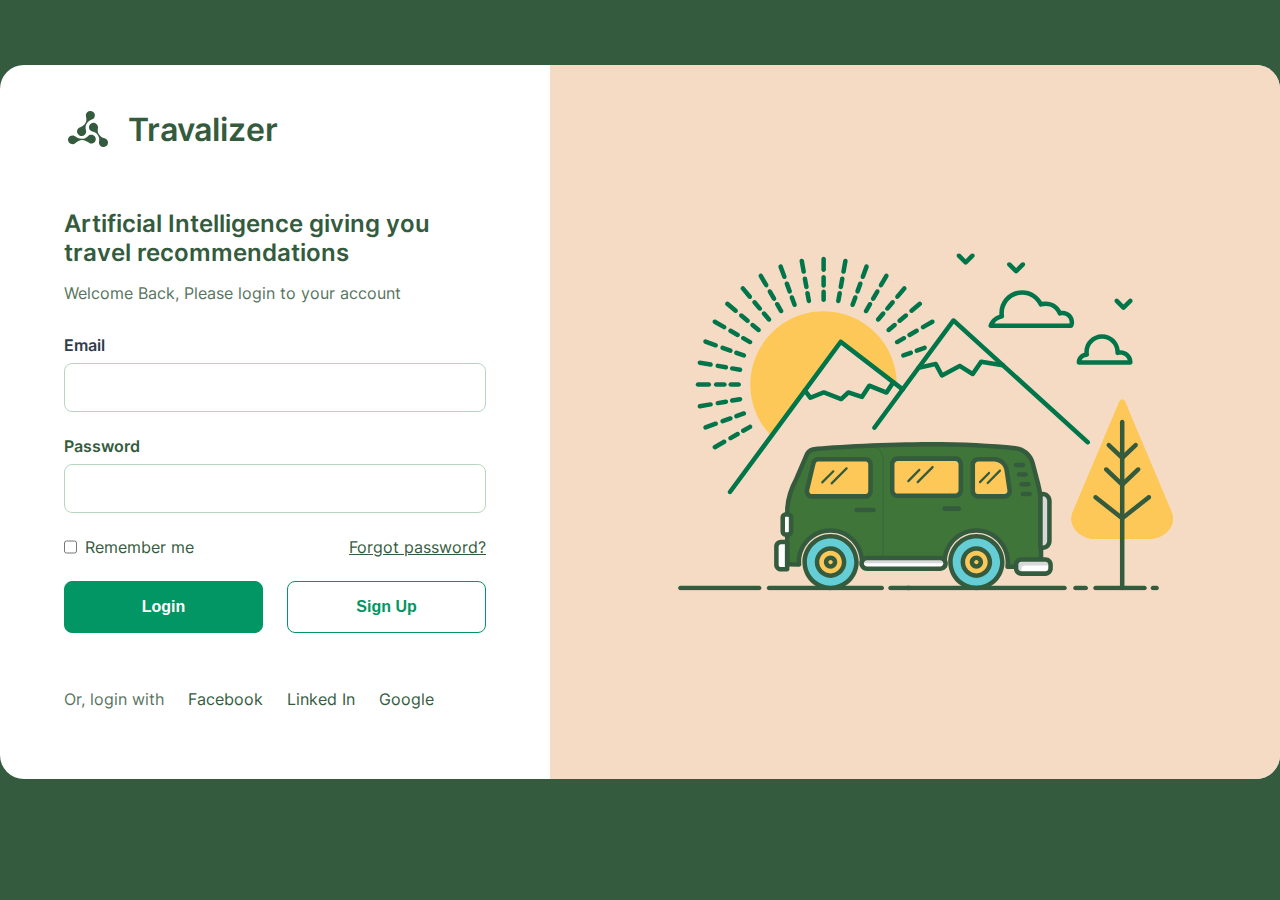
<file: Desktop Design/index.html>
<!DOCTYPE html>
<html lang="en">
  <head>
    <meta charset="UTF-8" />
    <meta name="viewport" content="width=device-width, initial-scale=1.0" />
    <link rel="stylesheet" href="css/style.css" />
    <title>Document</title>
  </head>
  <body>
    <div class="card">
      <div class="descriptions">
        <div class="title">
          <img src="./img/logo.svg" width="48" height="48" />
          <span>Travalizer</span>
        </div>
        <div class="paragraph">
          <p>Artificial Intelligence giving you travel recommendations</p>
        </div>
        <div class="text">
          <p>Welcome Back, Please login to your account</p>
        </div>
        <div class="form">
          <div class="email"><label>Email</label> <input type="email" /></div>
          <div class="password">
            <label>Password</label> <input type="password" />
          </div>
          <div class="ckeckbox">
            <div class="remember">
              <input type="checkbox" /> <span>Remember me</span>
            </div>
            <a>Forgot password?</a>
          </div>
          <div class="btn">
            <button class="login">Login</button>
            <button class="sign-up">Sign Up</button>
          </div>
        </div>
        <div class="footer">
          <span class="first">Or, login with</span>
          <span>Facebook</span>
          <span>Linked In</span>
          <span>Google</span>
        </div>
      </div>
      <div class="img">
        <img src="./img/car.svg" width="746" />
      </div>
    </div>
  </body>
</html>
</file>
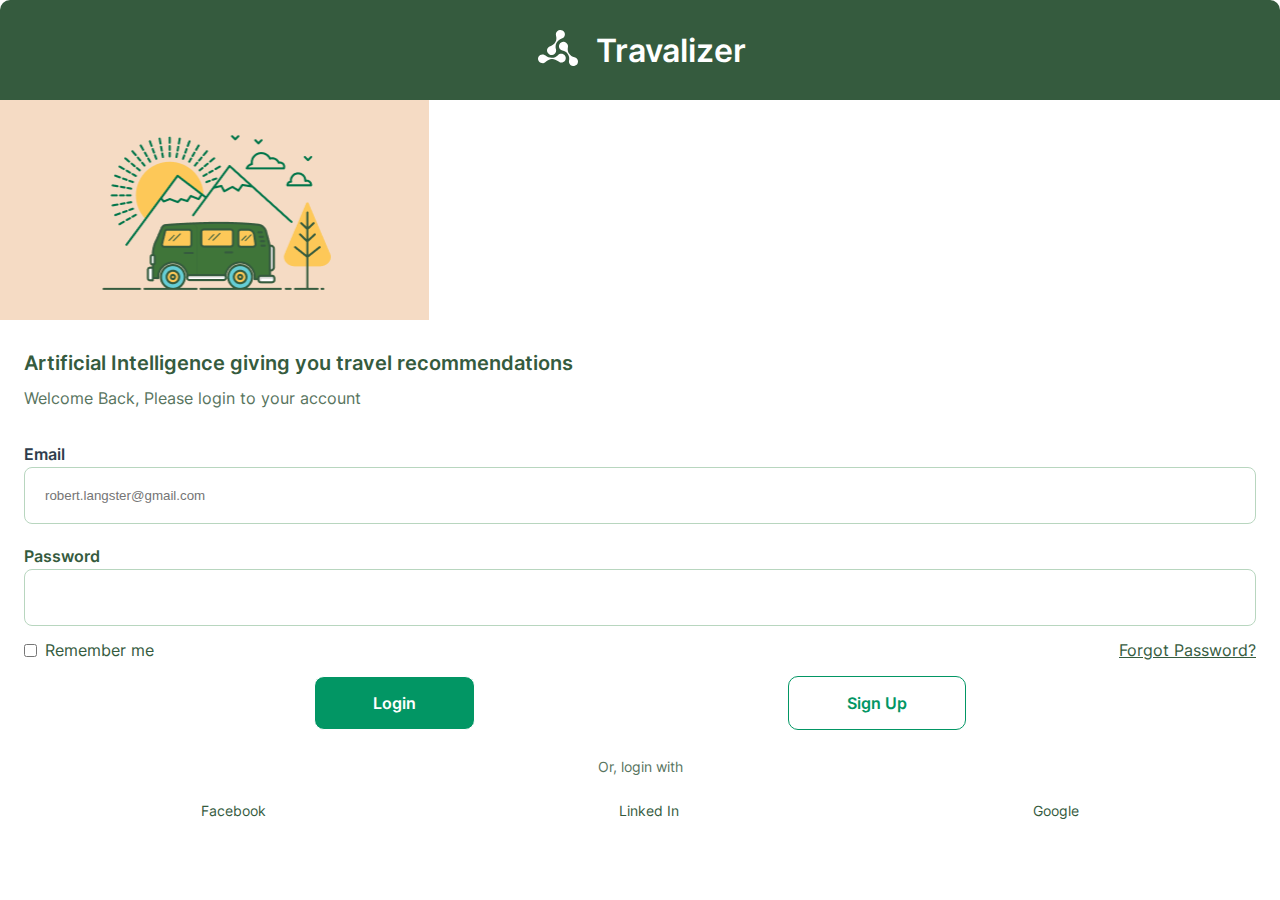
<file: Mobile Design/index.html>
<!DOCTYPE html>
<html lang="en">
  <head>
    <meta charset="UTF-8" />
    <meta name="viewport" content="width=device-width, initial-scale=1.0" />
    <link rel="stylesheet" href="css/style.css" />
    <title>Challenge</title>
  </head>
  <body>
    <main>
      <div class="card">
        <div class="top">
          <div class="first">
            <div><img src="./img/logo.svg" /></div>
            <div><h1>Travalizer</h1></div>
          </div>
          <div class="img">
            <img src="./img/Frame 21.png" width="429" height="220" alt="#" />
          </div>
        </div>
        <div class="bottom">
          <div class="paragraph">
            <p>Artificial Intelligence giving you travel recommendations</p>
          </div>
          <div class="text">
            <p>Welcome Back, Please login to your account</p>
          </div>
          <form>
            <div class="email">
              <label for="email">Email</label><br />
              <input
                placeholder="robert.langster@gmail.com"
                type="email"
                id="email"
                name="email"
              /><br />
            </div>
            <div class="password">
              <label for="password">Password</label><br />
              <input type="password" id="password" name="password" /><br />
            </div>
            <div class="checkbox">
              <div class="remember">
                <input type="checkbox" />
                <label for="checkbox">Remember me</label>
              </div>
              <div>
                <a>Forgot Password?</a>
              </div>
            </div>
          </form>
          <div class="btn">
            <button class="login">Login</button>
            <button class="sign-up">Sign Up</button>
          </div>
          <div class="footer">
            <span>Or, login with</span>
            <div class="down">
              <div>Facebook</div>
              <div>Linked In</div>
              <div>Google</div>
            </div>
          </div>
        </div>
      </div>
    </main>
  </body>
</html>
</file>
<file: Desktop Design/css/style.css>
* {
  margin: 0;
  padding: 0;
  box-sizing: border-box;
}

@font-face {
  font-family: "Inter";
  src: url("../Inter/Inter-SemiBold.ttf") format("truetype");
  font-weight: 600;
}
@font-face {
  font-family: "Inter";
  src: url("../Inter/Inter-Regular.ttf") format("truetype");
  font-weight: 400;
}
body {
  font-family: "Inter";
  background-color: #355b3e;
  color: #355b3e;
  display: flex;
  justify-content: center;
  align-items: center;
  margin: 65px auto;
}
body .card {
  display: flex;
  height: 714px;
  background-color: #fff;
  border-radius: 24px;
  overflow: hidden;
}
body .card .descriptions {
  width: 550px;
  padding: 40px 64px;
}
body .card .descriptions .title {
  display: flex;
  align-items: center;
  gap: 16px;
  font-size: 32px;
  font-weight: 600;
}
body .card .descriptions .paragraph {
  font-size: 24px;
  margin-top: 56px;
  font-weight: 600;
}
body .card .descriptions .text {
  margin-top: 16px;
  font-size: 16px;
  font-weight: 400;
  color: #58745e;
}
body .card .descriptions .form {
  display: flex;
  flex-direction: column;
  gap: 24px;
  margin-top: 32px;
}
body .card .descriptions .form .email {
  color: #2f3d4c;
  font-size: 16px;
  font-weight: 600;
  display: flex;
  flex-direction: column;
  gap: 8px;
}
body .card .descriptions .form .password {
  display: flex;
  flex-direction: column;
  gap: 8px;
  font-size: 16px;
  font-weight: 600;
}
body .card .descriptions .form label {
  display: block;
}
body .card .descriptions .form input {
  border-radius: 8px;
  border: 1px solid #b8d6bf;
  padding: 16px;
}
body .card .descriptions .form .ckeckbox {
  display: flex;
  justify-content: space-between;
  align-items: center;
}
body .card .descriptions .form .ckeckbox a {
  text-decoration: underline;
}
body .card .descriptions .form .ckeckbox .remember {
  display: flex;
  gap: 8px;
}
body .card .descriptions .form .btn {
  display: flex;
  justify-content: space-between;
  gap: 24px;
}
body .card .descriptions .form .btn button {
  border-radius: 8px;
  padding: 16px;
  width: 200px;
  border: 1px solid #029664;
  font-size: 16px;
  font-weight: 600;
}
body .card .descriptions .form .btn button.login {
  background-color: #029664;
  color: #fff;
}
body .card .descriptions .form .btn button.sign-up {
  background-color: #fff;
  color: #029664;
}
body .card .descriptions .footer {
  display: flex;
  gap: 24px;
  margin-top: 56px;
  font-size: 16px;
}
body .card .descriptions .footer .first {
  color: #58745e;
}

/*# sourceMappingURL=style.css.map */
</file>
<file: Mobile Design/css/style.css>
* {
  margin: 0;
  padding: 0;
  box-sizing: border-box;
}

@font-face {
  font-family: "Inter";
  src: url("../Inter/Inter-SemiBold.ttf") format("truetype");
  font-weight: 600;
}
@font-face {
  font-family: "Inter";
  src: url("../Inter/Inter-Regular.ttf") format("truetype");
  font-weight: 400;
}
main {
  background-color: #fff;
  display: flex;
  justify-content: center;
  align-items: center;
  max-height: 100vh;
  font-family: "Inter";
}
main .card {
  width: 100%;
  background-color: #fff;
  border-radius: 10px;
  overflow: hidden;
}
main .card .top {
  display: flex;
  flex-direction: column;
  margin: 0 auto;
}
main .card .top .first {
  display: flex;
  justify-content: center;
  align-items: center;
  gap: 14px;
  text-align: center;
  background-color: #355b3e;
  height: 100px;
  color: #fff;
}
main .card .bottom {
  height: 570px;
  padding: 24px;
}
main .card .bottom .paragraph {
  font-family: "Inter";
  font-size: 20px;
  font-weight: 600;
  line-height: 30px;
  letter-spacing: 0em;
  text-align: left;
  color: #355b3e;
}
main .card .bottom .text {
  font-family: "Inter";
  font-size: 16px;
  font-weight: 400;
  line-height: 16px;
  letter-spacing: 0em;
  text-align: left;
  color: #58745e;
  margin-top: 12px;
}
main .card .bottom .email {
  margin-top: 40px;
  font-family: "Inter";
  color: #2f3d4c;
  font-size: 16px;
  font-weight: 600;
  line-height: 16px;
  letter-spacing: 0em;
  text-align: left;
}
main .card .bottom .email input[type=email] {
  width: 100%;
  margin-top: 5px;
  padding: 20px;
  border: 1px solid #b8d6bf;
  border-radius: 8px;
}
main .card .bottom .password {
  margin-top: 24px;
  font-family: Inter;
  font-size: 16px;
  font-weight: 600;
  line-height: 16px;
  letter-spacing: 0em;
  text-align: left;
  color: #355b3e;
}
main .card .bottom .password input[type=password] {
  width: 100%;
  margin-top: 5px;
  padding: 20px;
  border: 1px solid #b8d6bf;
  border-radius: 8px;
}
main .card .bottom .checkbox {
  display: flex;
  justify-content: space-between;
  margin-top: 16px;
  font-family: Inter;
  font-size: 16px;
  font-weight: 400;
  line-height: 16px;
  letter-spacing: 0em;
  text-align: left;
  color: #355b3e;
}
main .card .bottom .checkbox .remember {
  display: flex;
  align-items: center;
  gap: 8px;
}
main .card .bottom a {
  text-decoration: underline;
  color: #355b3e;
}
main .card .bottom .btn {
  display: flex;
  justify-content: space-evenly;
  gap: 24px;
  align-items: center;
}
main .card .bottom .btn .login {
  color: #fff;
}
main .card .bottom .btn .sign-up {
  background-color: #fff;
  color: #029664;
  border-color: 1px solid #029664;
}
main .card .bottom .btn button {
  margin-top: 18px;
  background-color: #029664;
  padding: 16px 58px;
  border-radius: 10px;
  border: 1px solid;
  font-size: 16px;
  font-weight: 600;
  font-family: "Inter";
}
main .card .bottom .footer {
  text-align: center;
  margin-top: 30px;
  font-family: Inter;
  font-size: 14px;
  font-weight: 400;
  line-height: 14px;
  letter-spacing: 0em;
  text-align: center;
  color: #58745e;
}
main .card .bottom .down {
  display: flex;
  align-items: center;
  justify-content: space-around;
  margin-top: 30px;
  color: #355b3e;
}

/*# sourceMappingURL=style.css.map */
</file>
